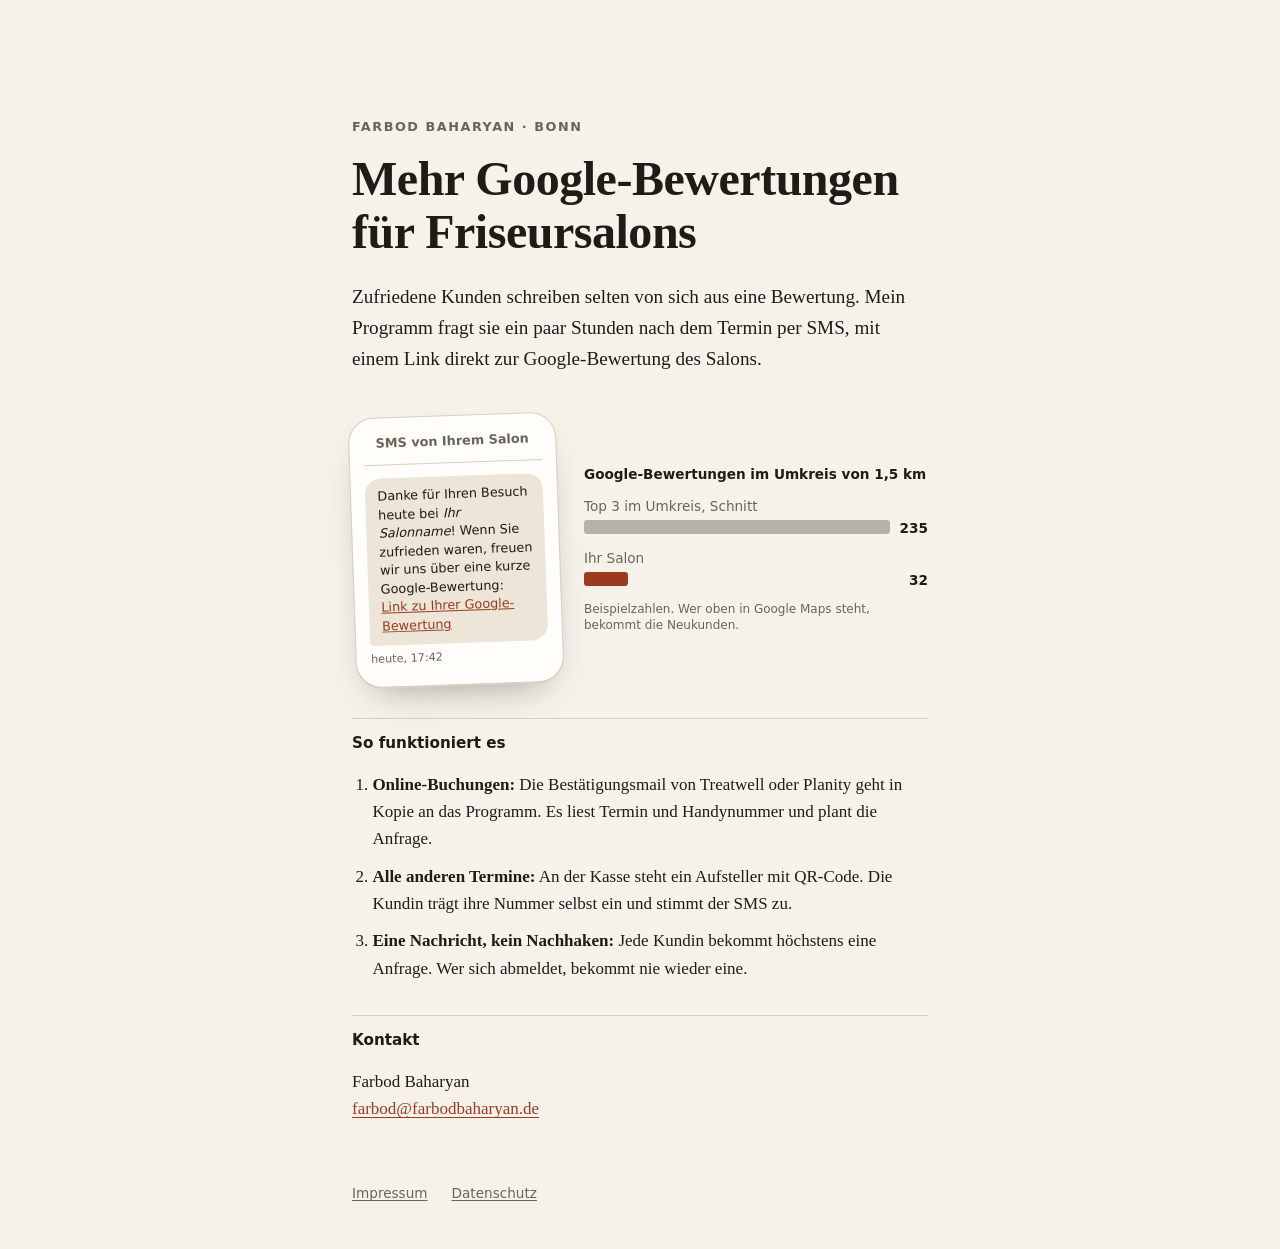
<file: index.html>
<!doctype html>
<html lang="de">
<head>
<meta charset="utf-8">
<meta name="viewport" content="width=device-width, initial-scale=1">
<title>Farbod Baharyan – Google-Bewertungen für Salons</title>
<meta name="description" content="Farbod Baharyan, Bonn: ein Werkzeug, mit dem Friseur- und Kosmetiksalons nach jedem Termin eine Google-Bewertung anfragen.">
<link rel="stylesheet" href="stil.css?v=2">
</head>
<body>
<main>
  <p class="marke">Farbod Baharyan · Bonn</p>
  <h1>Mehr Google-Bewertungen für Friseur&shy;salons</h1>
  <p class="lead">Zufriedene Kunden schreiben selten von sich aus eine Bewertung. Mein Programm fragt sie ein paar Stunden nach dem Termin per SMS, mit einem Link direkt zur Google-Bewertung des Salons.</p>

  <div class="bild">
    <figure class="handy" aria-label="Beispiel einer SMS an eine Kundin">
      <div class="handy-kopf">SMS von Ihrem Salon</div>
      <p class="sms">Danke für Ihren Besuch heute bei <em>Ihr Salonname</em>! Wenn Sie zufrieden waren, freuen wir uns über eine kurze Google-Bewertung: <span class="link">Link zu Ihrer Google-Bewertung</span></p>
      <p class="sms-zeit">heute, 17:42</p>
    </figure>

    <figure class="vergleich" aria-label="Beispiel: Bewertungszahl im Vergleich zu den drei meistbewerteten Salons im Umkreis">
      <figcaption>Google-Bewertungen im Umkreis von 1,5 km</figcaption>
      <div class="balken"><span>Top 3 im Umkreis, Schnitt</span><i style="--w:100%"></i><b>235</b></div>
      <div class="balken eigen"><span>Ihr Salon</span><i style="--w:14%"></i><b>32</b></div>
      <p class="hinweis">Beispielzahlen. Wer oben in Google Maps steht, bekommt die Neukunden.</p>
    </figure>
  </div>

  <section>
    <h2>So funktioniert es</h2>
    <ol>
      <li><strong>Online-Buchungen:</strong> Die Bestätigungsmail von Treatwell oder Planity geht in Kopie an das Programm. Es liest Termin und Handynummer und plant die Anfrage.</li>
      <li><strong>Alle anderen Termine:</strong> An der Kasse steht ein Aufsteller mit QR-Code. Die Kundin trägt ihre Nummer selbst ein und stimmt der SMS zu.</li>
      <li><strong>Eine Nachricht, kein Nachhaken:</strong> Jede Kundin bekommt höchstens eine Anfrage. Wer sich abmeldet, bekommt nie wieder eine.</li>
    </ol>
  </section>

  <section>
    <h2>Kontakt</h2>
    <p>Farbod Baharyan<br><a href="mailto:farbod@farbodbaharyan.de">farbod@farbodbaharyan.de</a></p>
  </section>
</main>
<footer>
  <a href="impressum.html">Impressum</a>
  <a href="datenschutz.html">Datenschutz</a>
</footer>
</body>
</html>
</file>
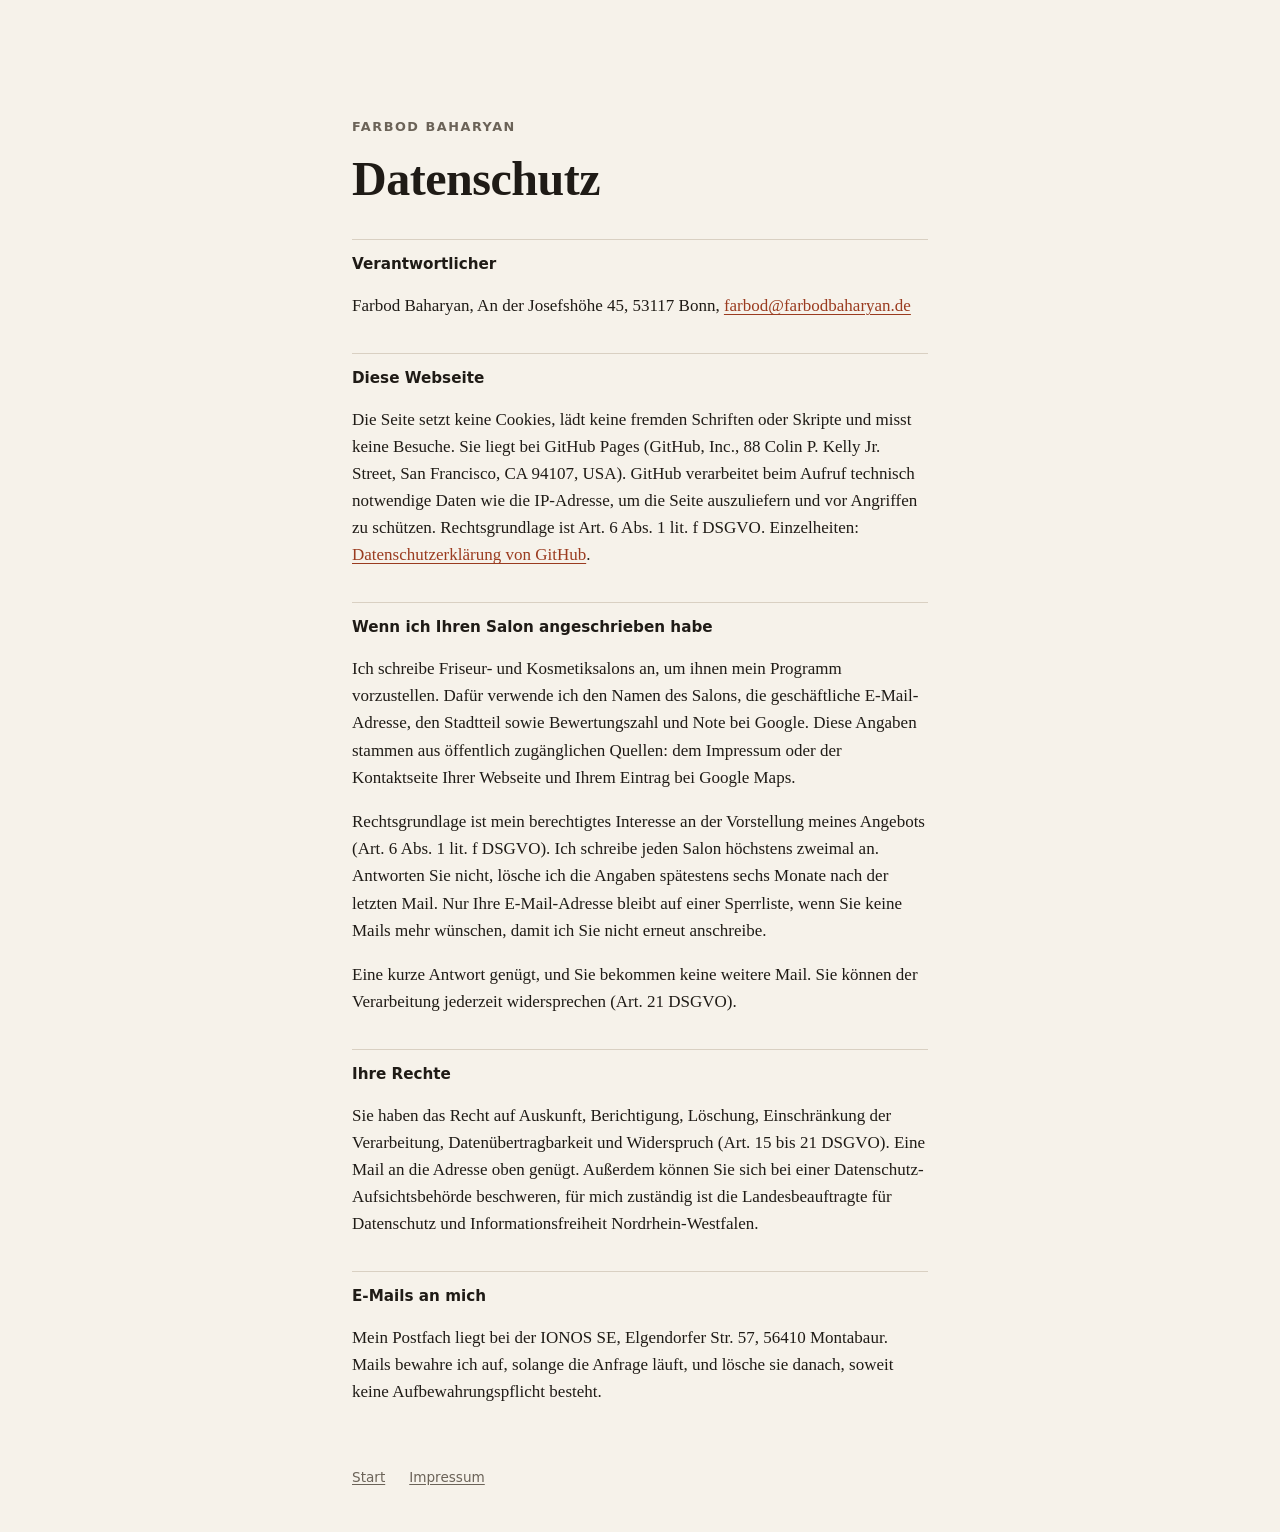
<file: datenschutz.html>
<!doctype html>
<html lang="de">
<head>
<meta charset="utf-8">
<meta name="viewport" content="width=device-width, initial-scale=1">
<title>Datenschutz – Farbod Baharyan</title>
<meta name="robots" content="noindex">
<link rel="stylesheet" href="stil.css?v=2">
</head>
<body>
<main>
  <p class="marke"><a href="index.html">Farbod Baharyan</a></p>
  <h1>Datenschutz</h1>

  <section>
    <h2>Verantwortlicher</h2>
    <p>Farbod Baharyan, An der Josefshöhe 45, 53117 Bonn, <a href="mailto:farbod@farbodbaharyan.de">farbod@farbodbaharyan.de</a></p>
  </section>

  <section>
    <h2>Diese Webseite</h2>
    <p>Die Seite setzt keine Cookies, lädt keine fremden Schriften oder Skripte und misst keine Besuche. Sie liegt bei GitHub Pages (GitHub, Inc., 88 Colin P. Kelly Jr. Street, San Francisco, CA 94107, USA). GitHub verarbeitet beim Aufruf technisch notwendige Daten wie die IP-Adresse, um die Seite auszuliefern und vor Angriffen zu schützen. Rechtsgrundlage ist Art. 6 Abs. 1 lit. f DSGVO. Einzelheiten: <a href="https://docs.github.com/de/site-policy/privacy-policies/github-general-privacy-statement">Datenschutzerklärung von GitHub</a>.</p>
  </section>

  <section>
    <h2>Wenn ich Ihren Salon angeschrieben habe</h2>
    <p>Ich schreibe Friseur- und Kosmetiksalons an, um ihnen mein Programm vorzustellen. Dafür verwende ich den Namen des Salons, die geschäftliche E-Mail-Adresse, den Stadtteil sowie Bewertungszahl und Note bei Google. Diese Angaben stammen aus öffentlich zugänglichen Quellen: dem Impressum oder der Kontaktseite Ihrer Webseite und Ihrem Eintrag bei Google Maps.</p>
    <p>Rechtsgrundlage ist mein berechtigtes Interesse an der Vorstellung meines Angebots (Art. 6 Abs. 1 lit. f DSGVO). Ich schreibe jeden Salon höchstens zweimal an. Antworten Sie nicht, lösche ich die Angaben spätestens sechs Monate nach der letzten Mail. Nur Ihre E-Mail-Adresse bleibt auf einer Sperrliste, wenn Sie keine Mails mehr wünschen, damit ich Sie nicht erneut anschreibe.</p>
    <p>Eine kurze Antwort genügt, und Sie bekommen keine weitere Mail. Sie können der Verarbeitung jederzeit widersprechen (Art. 21 DSGVO).</p>
  </section>

  <section>
    <h2>Ihre Rechte</h2>
    <p>Sie haben das Recht auf Auskunft, Berichtigung, Löschung, Einschränkung der Verarbeitung, Datenübertragbarkeit und Widerspruch (Art. 15 bis 21 DSGVO). Eine Mail an die Adresse oben genügt. Außerdem können Sie sich bei einer Datenschutz-Aufsichtsbehörde beschweren, für mich zuständig ist die Landesbeauftragte für Datenschutz und Informationsfreiheit Nordrhein-Westfalen.</p>
  </section>

  <section>
    <h2>E-Mails an mich</h2>
    <p>Mein Postfach liegt bei der IONOS SE, Elgendorfer Str. 57, 56410 Montabaur. Mails bewahre ich auf, solange die Anfrage läuft, und lösche sie danach, soweit keine Aufbewahrungspflicht besteht.</p>
  </section>
</main>
<footer>
  <a href="index.html">Start</a>
  <a href="impressum.html">Impressum</a>
</footer>
</body>
</html>
</file>
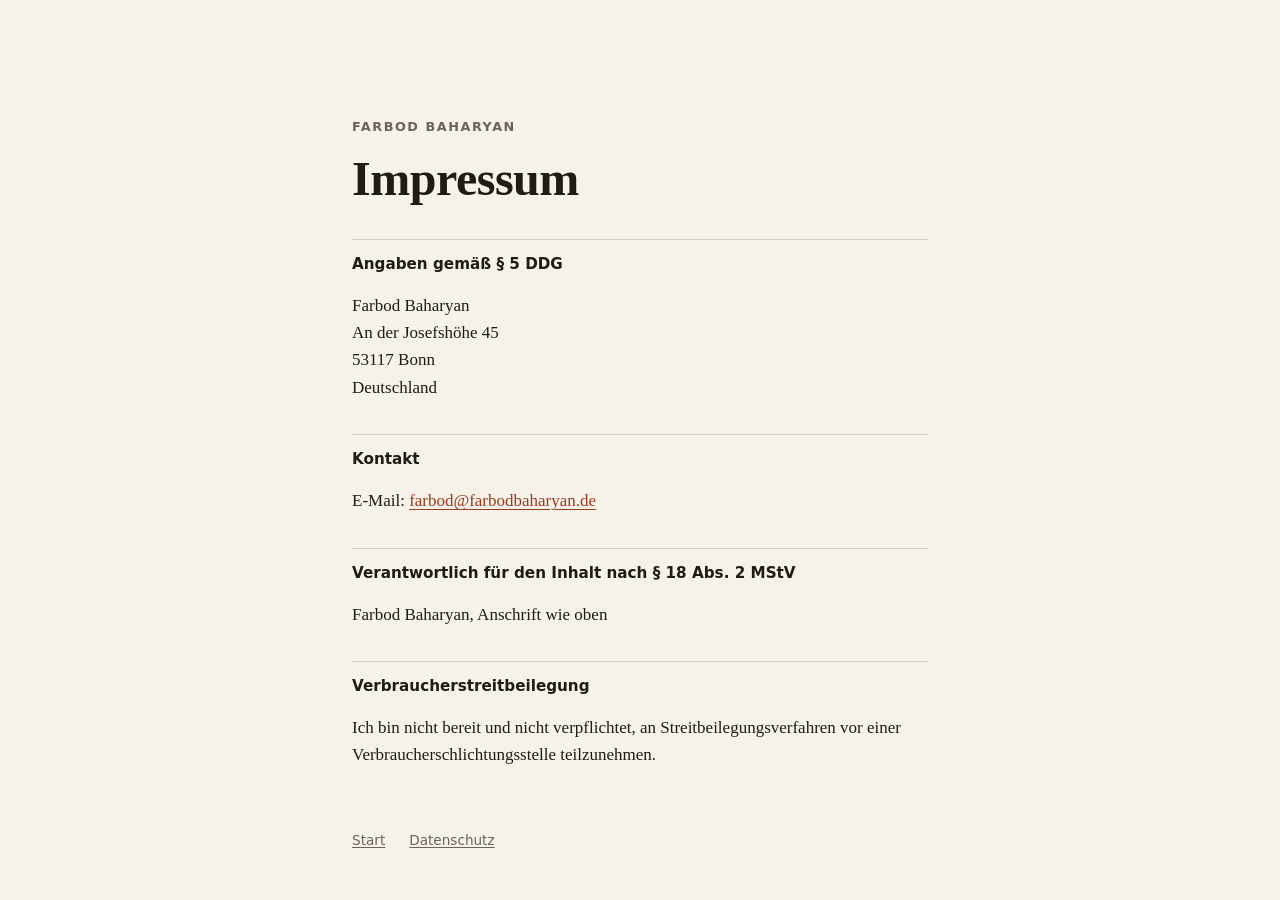
<file: impressum.html>
<!doctype html>
<html lang="de">
<head>
<meta charset="utf-8">
<meta name="viewport" content="width=device-width, initial-scale=1">
<title>Impressum – Farbod Baharyan</title>
<meta name="robots" content="noindex">
<link rel="stylesheet" href="stil.css?v=2">
</head>
<body>
<main>
  <p class="marke"><a href="index.html">Farbod Baharyan</a></p>
  <h1>Impressum</h1>

  <section>
    <h2>Angaben gemäß § 5 DDG</h2>
    <p>Farbod Baharyan<br>An der Josefshöhe 45<br>53117 Bonn<br>Deutschland</p>
  </section>

  <section>
    <h2>Kontakt</h2>
    <p>E-Mail: <a href="mailto:farbod@farbodbaharyan.de">farbod@farbodbaharyan.de</a></p>
  </section>

  <section>
    <h2>Verantwortlich für den Inhalt nach § 18 Abs. 2 MStV</h2>
    <p>Farbod Baharyan, Anschrift wie oben</p>
  </section>

  <section>
    <h2>Verbraucherstreitbeilegung</h2>
    <p>Ich bin nicht bereit und nicht verpflichtet, an Streitbeilegungsverfahren vor einer Verbraucherschlichtungsstelle teilzunehmen.</p>
  </section>
</main>
<footer>
  <a href="index.html">Start</a>
  <a href="datenschutz.html">Datenschutz</a>
</footer>
</body>
</html>
</file>
<file: stil.css>
:root {
  --papier: #f6f2ea;
  --tinte: #1f1b16;
  --grau: #6b6358;
  --akzent: #9a3b1f;
  --linie: #d9d0c2;
  --flaeche: #fffdf9;
  --blase: #ece5d8;
}

@media (prefers-color-scheme: dark) {
  :root {
    --papier: #17140f;
    --tinte: #efe8dc;
    --grau: #a89f92;
    --akzent: #e08a64;
    --linie: #3a342b;
    --flaeche: #211d17;
    --blase: #2e2820;
  }
}

* { box-sizing: border-box; }

body {
  margin: 0;
  background: var(--papier);
  color: var(--tinte);
  font: 17px/1.6 Charter, "Bitstream Charter", "Sitka Text", Cambria, Georgia, serif;
}

main, footer {
  max-width: 38rem;
  margin: 0 auto;
  padding: 0 16px;
}

main { padding-top: 12vh; padding-bottom: 3rem; }

.marke {
  font: 600 0.8rem/1 system-ui, sans-serif;
  letter-spacing: 0.12em;
  text-transform: uppercase;
  color: var(--grau);
}

.marke a { color: inherit; text-decoration: none; }

h1 {
  font-size: clamp(2rem, 1.4rem + 3vw, 3rem);
  line-height: 1.1;
  margin: 0.4em 0 0.5em;
  letter-spacing: -0.01em;
}

h2 {
  font: 600 0.95rem/1.3 system-ui, sans-serif;
  margin: 2.2em 0 0.4em;
  padding-top: 1em;
  border-top: 1px solid var(--linie);
}

.lead { font-size: 1.2rem; }

.bild {
  display: grid;
  grid-template-columns: 13rem 1fr;
  gap: 1.5rem;
  align-items: center;
  margin: 2.5rem 0 1rem;
}

figure { margin: 0; }

.handy {
  background: var(--flaeche);
  border: 1px solid var(--linie);
  border-radius: 1.6rem;
  padding: 1rem 0.9rem 1.2rem;
  box-shadow: 0 1px 0 var(--linie), 0 18px 40px -22px rgb(0 0 0 / 0.45);
  transform: rotate(-2deg);
  font: 0.8rem/1.45 system-ui, sans-serif;
}

.handy-kopf {
  text-align: center;
  font-weight: 600;
  color: var(--grau);
  padding-bottom: 0.7rem;
  margin-bottom: 0.8rem;
  border-bottom: 1px solid var(--linie);
}

.sms {
  background: var(--blase);
  border-radius: 1rem 1rem 1rem 0.25rem;
  padding: 0.6rem 0.75rem;
  margin: 0;
}

.sms .link { color: var(--akzent); text-decoration: underline; }
.sms-zeit { margin: 0.35rem 0 0; font-size: 0.7rem; color: var(--grau); }

.vergleich {
  font: 0.85rem/1.3 system-ui, sans-serif;
}

.vergleich figcaption {
  font-weight: 600;
  margin-bottom: 0.9rem;
}

.balken {
  display: grid;
  grid-template-columns: 1fr auto;
  gap: 0.25rem 0.6rem;
  margin-bottom: 0.8rem;
}

.balken span { grid-column: 1 / -1; color: var(--grau); }

.balken i {
  display: block;
  height: 0.9rem;
  width: var(--w);
  background: var(--grau);
  border-radius: 0.2rem;
  opacity: 0.45;
}

.balken b { font-variant-numeric: tabular-nums; }
.balken.eigen i { background: var(--akzent); opacity: 1; }
.hinweis { color: var(--grau); font-size: 0.75rem; margin: 0.4rem 0 0; }

@media (max-width: 34rem) {
  .bild { grid-template-columns: 1fr; }
  .handy { max-width: 15rem; }
}

ol { padding-left: 1.2em; }
li { margin-bottom: 0.6em; }

a { color: var(--akzent); text-underline-offset: 0.15em; }
a:hover, a:focus-visible { text-decoration-thickness: 2px; }

footer {
  display: flex;
  gap: 1.5rem;
  padding-bottom: 3rem;
  font: 0.85rem/1 system-ui, sans-serif;
}

footer a { color: var(--grau); }
</file>
